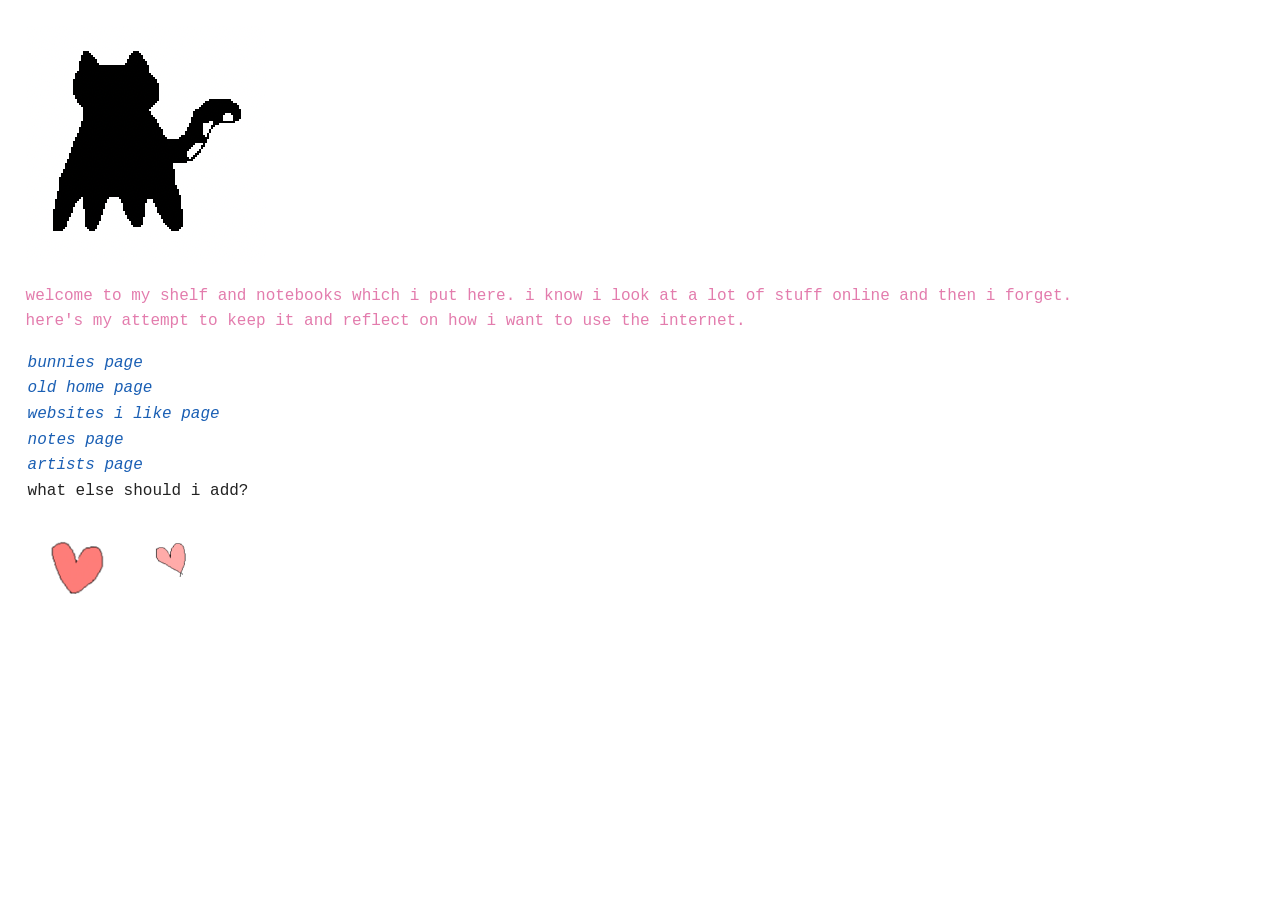
<file: index.html>
<!DOCTYPE html>
<html>
	<head>
		<meta charset="UTF-8">
		<title>edenoctocat</title>
  		<link rel="stylesheet" href="/assets/css/style.css">
		<link rel="icon" type="image/x-icon" href="/favicon.ico">
	</head>
	<body>
		<div id="homepage">
			<img src="/assets/images/octocat-2.png">
		
			<p class="pink-text">
				welcome to my shelf and notebooks which i put here. i know i look at a lot of stuff online and then i forget. <br>
				here's my attempt to keep it and reflect on how i want to use the internet.
			</p>

			<div>
				<p class="linkpage">
					<a href="/bunnies/">bunnies page</a><br>
					<a href="/old-home/">old home page</a><br>
					<a href="/websites-i-like/">websites i like page</a><br>
					<a href="/notes/">notes page</a><br>
					<a href="/art-artists/">artists page</a><br>
					what else should i add?<br>

				</p>
			</div>

			<div>
				<a href="/my-stuff/"><img src="/assets/images/heart-2.png" style="width: 10vh; display: inline-block;"></a>
				<img src="/assets/images/heart-1.png" style="width: 10vh; display: inline-block;">
			</div>
			
		</div>
	
		

	</body>
</html>
</file>
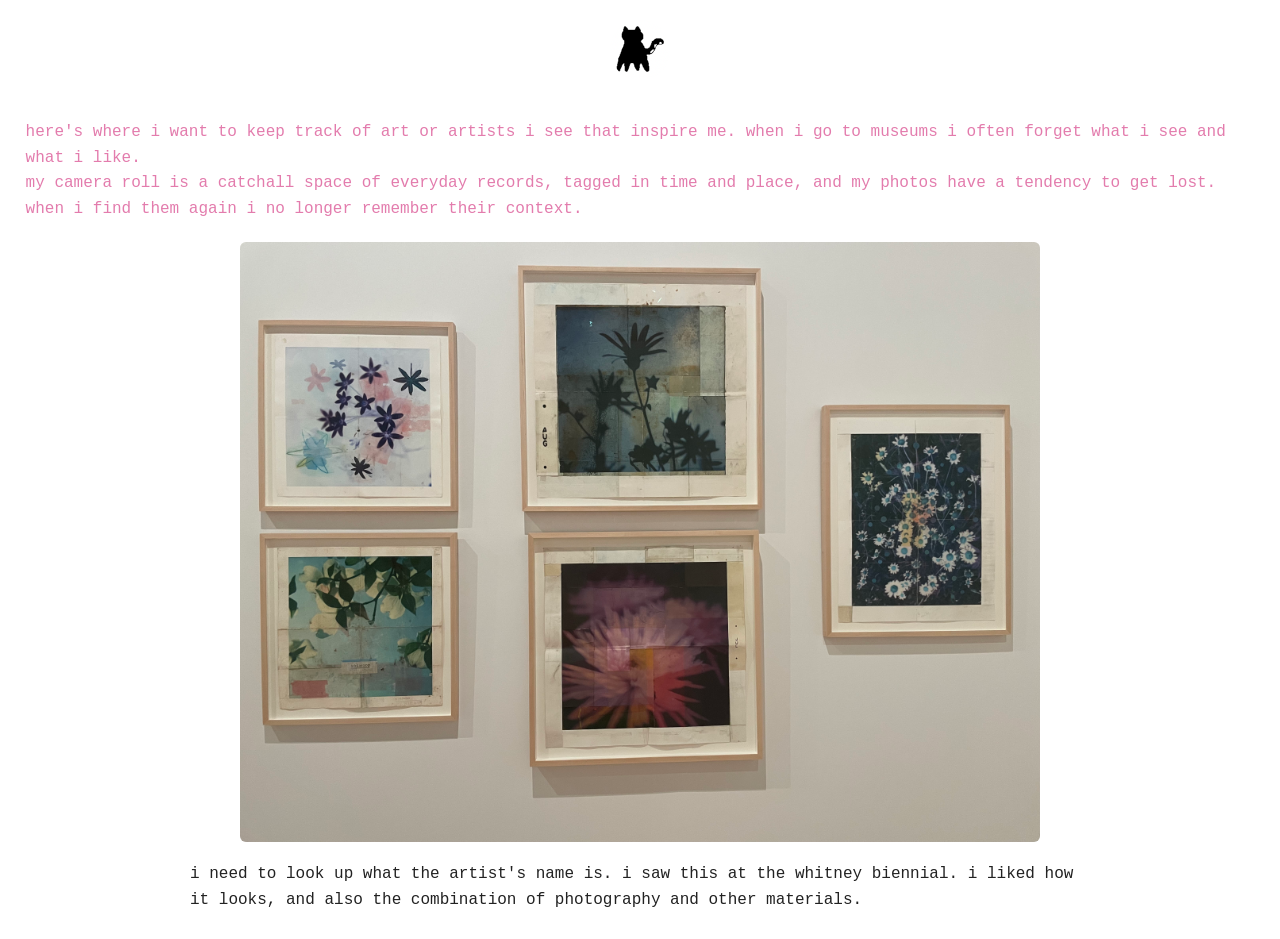
<file: art-artists/index.html>
<!DOCTYPE html>
<html>
    <head>
		<meta charset="UTF-8">
		<title>websites i like</title>
  		<link rel="stylesheet" href="/assets/css/style.css">
	</head>

    <body>
        <div class="badge">
            <a href="/">
                <img src="/assets/images/octocat-2.png" alt="home">
            </a>
        </div>

        <div class="subpage">
            <p class="pink-text">
                here's where i want to keep track of art or artists i see that inspire me. 
                when i go to museums i often forget what i see and what i like. 
                <br>my camera roll is a catchall space of everyday records, 
                tagged in time and place, and my photos have a tendency to get lost.
                <br>when i find them again i no longer remember their context.
            </p>
            <div class="center-col">
                <img src="/assets/images/biennial.jpeg" styles="width: 40%;">
                <p>i need to look up what the artist's name is. i saw this at the whitney biennial. i liked how it looks,
                and also the combination of photography and other materials.</p>
            </div>
            
        </div>

</body>
</html>
</file>
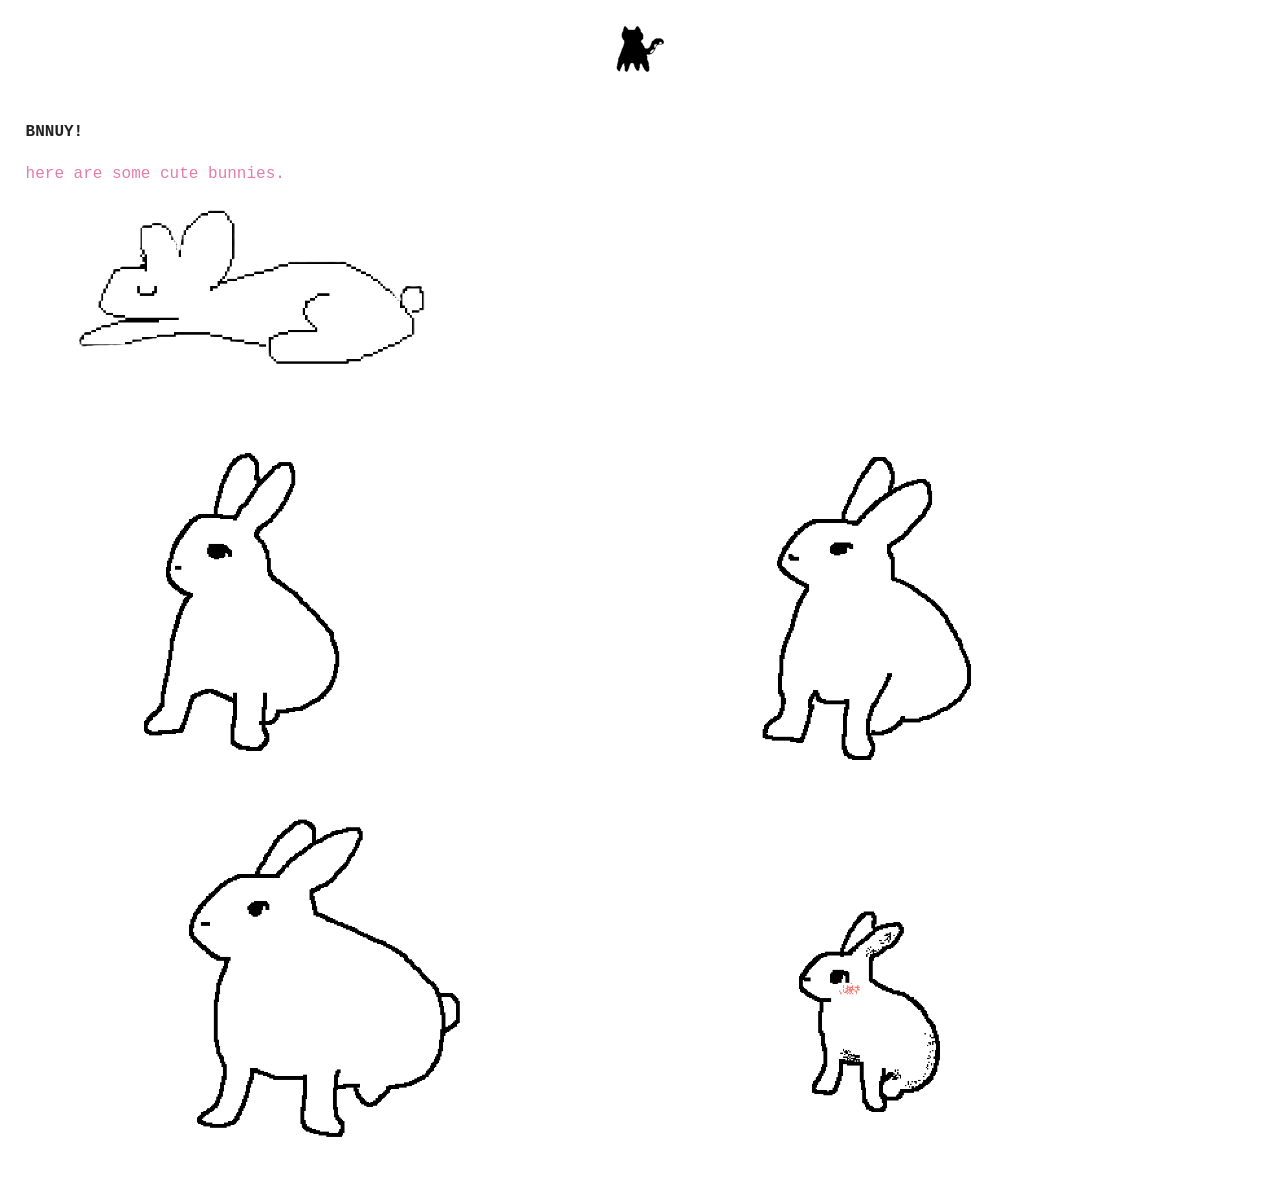
<file: bunnies/index.html>
<!DOCTYPE html>
<html>
    <head>
		<meta charset="UTF-8">
		<title>bunnies</title>
  		<link rel="stylesheet" href="/assets/css/style.css">
	</head>

    <body>
        <div class="badge">
            <a href="/">
                <img src="/assets/images/octocat-2.png" alt="home">
            </a>
        </div>

        <div class="subpage">
            <p><b>BNNUY!</b></p>
            <p class="pink-text">here are some cute bunnies.</p>
            <img src="/assets/images/bunny-sleeping.png" style="width: 50vh;">
            <img src="/assets/images/bunnies-4.png" alt="4 bunnies here" style="width: 80vw;">
        </div>

</body>
</html>
</file>
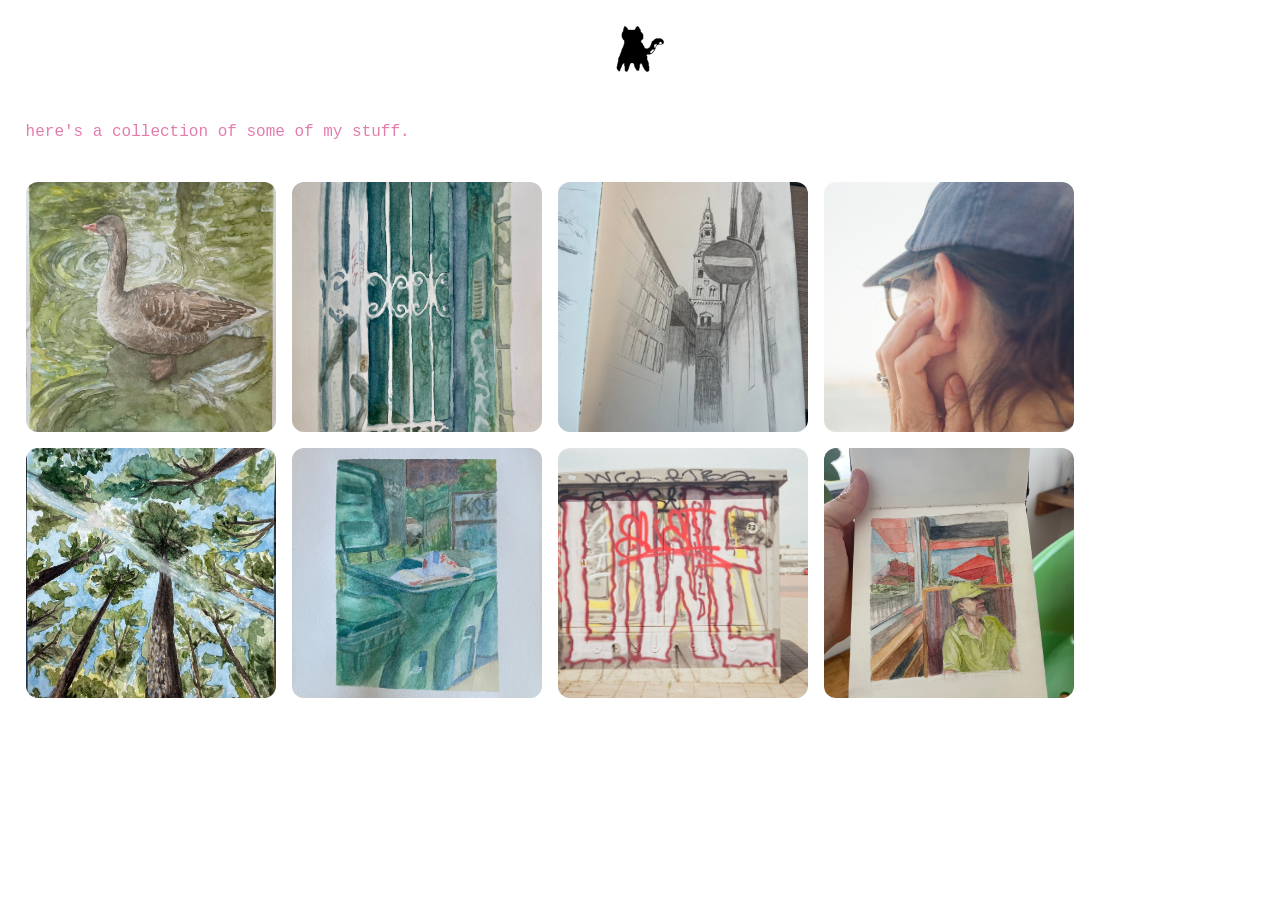
<file: my-stuff/index.html>
<!DOCTYPE html>
<html>
    <head>
		<meta charset="UTF-8">
		<title>my stuff</title>
  		<link rel="stylesheet" href="/assets/css/style.css">
	</head>

    <body>
        <div class="badge">
            <a href="/">
                <img src="/assets/images/octocat-2.png" alt="home">
            </a>
        </div>

        <div class="subpage">
            <p class="pink-text">
                here's a collection of some of my stuff.
            </p>
            
            <div class="img-gallery">
                <div class="gallery-item" id="ducky">
                    <img src="/assets/images/my-stuff/ducky.jpeg">
                    <div class="info-content">
                        <p>this is a goose in hamburg. watercolor.</p>
                    </div>
                </div>
                <div class="gallery-item">
                    <img src="/assets/images/my-stuff/curly-grate.jpeg">
                    <div class="info-content">        
                        <p>this is in hamburg. watercolor on paper.</p>
                    </div>
                </div>
                <div class="gallery-item">
                    <img src="/assets/images/my-stuff/copenhagen.jpeg">
                    <div class="info-content">        
                        <p>this is in copenhagen. pencil on paper.</p>
                    </div>
                </div>
                <div class="gallery-item" id="double-ring">
                    <img src="/assets/images/my-stuff/double-ring.jpg">
                    <div class="info-content">        
                        <p>my mom wears two rings--one is her wedding ring, and the other is a 
                            tinted glass 'aquamarine' birthstone which was originally given to me. 35mm color 200.</p>
                    </div>
                </div>
                <div class="gallery-item">
                    <img src="/assets/images/my-stuff/north-carolina-pines.jpeg">
                    <div class="info-content">        
                        <p>these are pines in north carolina. the state tree is the loblolly pine. watercolor.</p>
                    </div>
                </div>
                <div class="gallery-item">
                    <img src="/assets/images/my-stuff/wonder-bread.jpeg">
                    <div class="info-content">
                        <p>the wonder bread is in the trash (through the eyes of corita kent). watercolor.</p>
                    </div>
                </div>
                <div class="gallery-item">
                    <img src="/assets/images/my-stuff/graffiti.jpg">
                    <div class="info-content">        
                        <p>i liked the way the graffiti looked. 35mm color 200.</p>
                    </div>
                </div>
                <div class="gallery-item">
                    <img src="/assets/images/my-stuff/dad-bruegers.jpeg">
                    <div class="info-content">        
                        <p>my dad sitting in brueger's bagels. i like how the light reflects in watercolor.</p>
                    </div>
                </div>   
                
                <div id="myModal" class="modal">
                    <span class="close-button">&times;</span>
                    <img class="modal-content" id="img01">
                    <div id="caption"></div>
                </div>

            </div>
            
        </div>

        <script>
            // Get the modal
            var modal = document.getElementById('myModal');

            // Get the <span> element that closes the modal
            var span = document.getElementsByClassName("close-button")[0];

            // When the user clicks on <span> (x), close the modal
            span.onclick = function() { 
                modal.style.display = "none";
            }

            // Get all images and insert the clicked image inside the modal
            // Get the content of the image description and insert it inside the modal image caption
            var images = document.getElementsByTagName('img');
            var modalImg = document.getElementById("img01");
            var captionText = document.getElementById("caption");

            var i;
            for (i = 0; i < images.length; i++) {
                images[i].onclick = function(){
                    modal.style.display = "block";
                    modalImg.src = this.src;
                    captionText.innerHTML = this.nextElementSibling.innerHTML;
                }
            }
        </script>

</body>
</html>
</file>
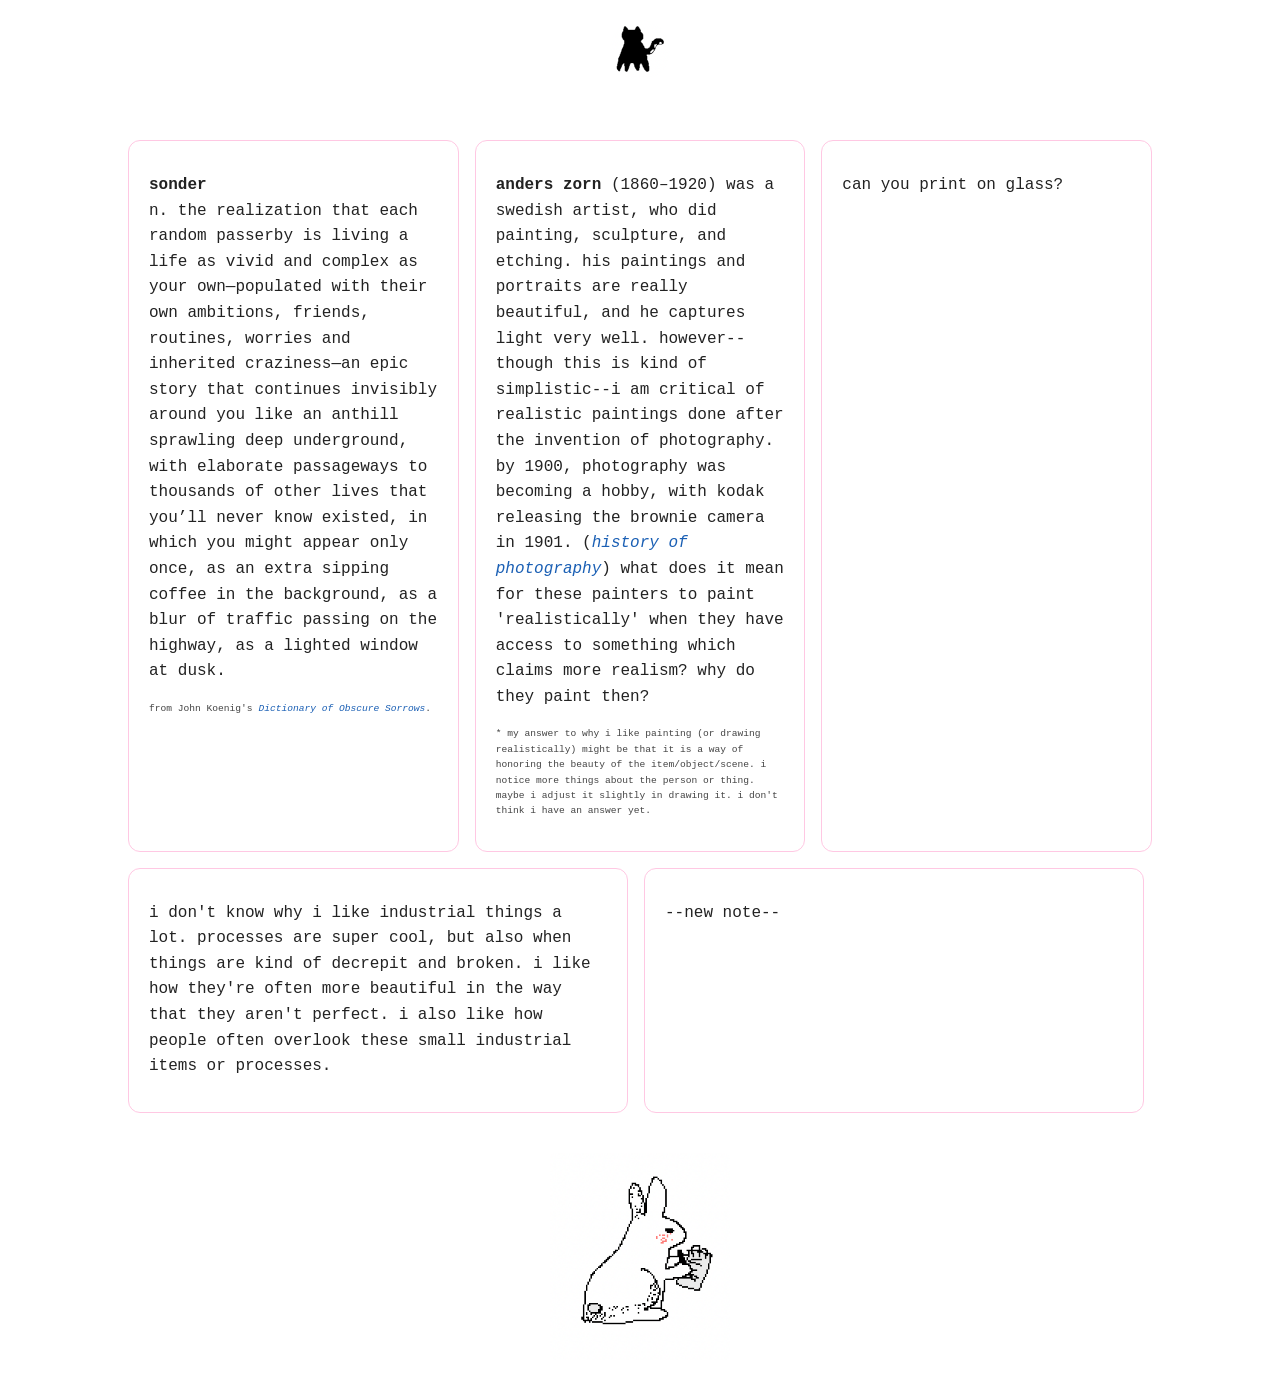
<file: notes/index.html>
<!DOCTYPE html>
<html>
    <head>
		<meta charset="UTF-8">
		<title>notes</title>
  		<link rel="stylesheet" href="/assets/css/style.css">
	</head>

    <body>
        <div class="badge">
            <a href="/">
                <img src="/assets/images/octocat-2.png" alt="home">
            </a>
        </div>

        <div class="notespage">

        <div class="notes-grid">
            <div class="note-box">
                <p>
                    <b>sonder</b>
                    <br>
                    n. the realization that each random passerby is living a life as vivid and 
                    complex as your own—populated with their own ambitions, friends, routines, worries and inherited craziness—an 
                    epic story that continues invisibly around you like an anthill sprawling deep underground, with elaborate 
                    passageways to thousands of other lives that you’ll never know existed, in which you might appear only once, 
                    as an extra sipping coffee in the background, as a blur of traffic passing on the highway, as a lighted window 
                    at dusk.
                    <p class="small-text">
                        from John Koenig's <a href="https://dictionaryofobscuresorrows.com/post/23536922667/sonder">Dictionary of Obscure Sorrows</a>.
                    </p>
                </p>
            </div>

            <div class="note-box">
                <p>
                    <b>anders zorn</b> (1860–1920) was a swedish artist, who did painting, sculpture, and etching.
                    his paintings and portraits are really beautiful, and he captures light very well. however--though
                    this is kind of simplistic--i am critical of realistic paintings done after the invention of 
                    photography. by 1900, photography was becoming a hobby, with kodak releasing the brownie camera in 1901. 
                    (<a href="https://en.wikipedia.org/wiki/History_of_photography">history of photography</a>) what does it mean 
                    for these painters to paint 'realistically' when they have access to something which claims more 
                    realism? why do they paint then? 
                    <p class="small-text">
                        * my answer to why i like painting (or drawing realistically) might be that it is a way of 
                        honoring the beauty of the item/object/scene. i notice more things about the person or thing. 
                        maybe i adjust it slightly in drawing it. i don't think i have an answer yet.
                    </p>

                </p>
            </div>

            <div class="note-box">
                <p>
                    can you print on glass?
                </p>
            </div>

            <div class="note-box">
                <p>
                    i don't know why i like industrial things a lot. processes are super cool, but also 
                    when things are kind of decrepit and broken. i like how they're often more beautiful in 
                    the way that they aren't perfect. i also like how people often overlook these small industrial 
                    items or processes. 
                </p>
            </div>

            <div class="note-box">
                <p>
                    --new note--
                </p>
            </div>
        </div>

        <div class="img-container">
            <img src="/assets/images/notes-bunny.png" style="width:20vh;">
        </div>
        
        </div>

</body>
</html>
</file>
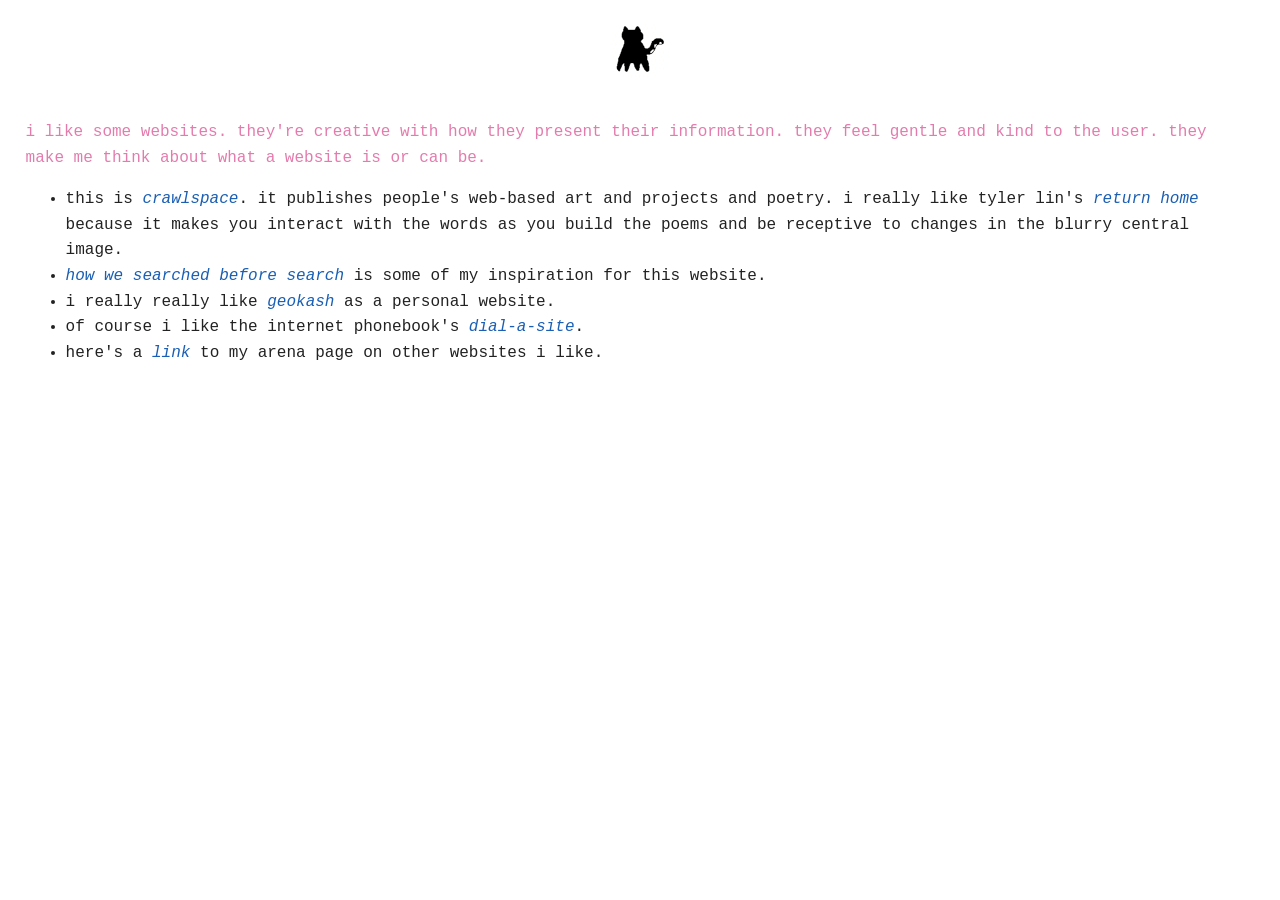
<file: websites-i-like/index.html>
<!DOCTYPE html>
<html>
    <head>
		<meta charset="UTF-8">
		<title>websites i like</title>
  		<link rel="stylesheet" href="/assets/css/style.css">
	</head>

    <body>
        <div class="badge">
            <a href="/">
                <img src="/assets/images/octocat-2.png" alt="home">
            </a>
        </div>

        <div class="subpage">
            <p class="pink-text">i like some websites.  
                they're creative with how they present their information. 
                they feel gentle and kind to the user. they make me think about 
                what a website is or can be.
            </p>
            <ul>
                <li>this is <a href="https://crawlspace.cool/">crawlspace</a>. it publishes people's
                web-based art and projects and poetry. i really like tyler lin's <a href="https://crawlspace.cool/return-home">
                    return home</a> because it makes you interact with the words as you build the poems and be receptive
                    to changes in the blurry central image. 
                </li>
                <li><a href="https://thehistoryoftheweb.com/how-we-searched-before-search/">how we searched before search</a> 
                is some of my inspiration for this website.
                </li>
                <li>i really really like <a href="https://geokash.com">geokash</a> as a personal website.
                </li>
                <li>of course i like the internet phonebook's <a href="https://internetphonebook.net/#dial-a-site">dial-a-site</a>.
                </li>
                <li>here's a <a href="https://www.are.na/eden-reinfurt/i-your-website">link</a> to my arena page on other websites i like.
                </li>
            </ul>
            
        </div>

</body>
</html>
</file>
<file: assets/css/style.css>
/* general */

* {
  box-sizing: border-box;
}
 
body {
  margin: 0;
  font-family: Courier New;
  line-height: 1.6;
  color: #222;
  background-color: #ffffff;
}
 

/* layout */

.container {
  max-width: 800px;
  margin: 0 auto;
  padding: 0 20px;
  display: flex;
}
 
/* headings */

h1, h2, h3, h4 {
  line-height: 1.25;
  margin-top: 1.5em;
  margin-bottom: 0.5em;
}
 
h1 {
  font-size: 2.2rem;
}
 
h2 {
  font-size: 1.6rem;
}
 
h3 {
  font-size: 1.3rem;
}
 
/* links */

a {
  color: #1a5fb4;
  text-decoration: none;
  font-style: italic;
}
 
a:hover {
  text-decoration: underline;
}

.linkpage {
  margin: 2px;
} 

/* images */

img {
  max-width: 100%;
  height: auto;
  display: block;
  border-radius: 6px;
  margin: 20px 0;
}

.img-container {
  display: flex;
  justify-content: center;
}

.img-gallery {
  display: flex;
  flex-wrap: wrap;
  gap: 16px;
  padding: 20px 0;
}

.gallery-item {
  flex: 0 1 250px;
  max-width: 350px;
  border-radius: 12px;
  overflow: hidden;
  /* border: 1px solid #ddd; */
}

.gallery-item img {
  width: 100%;
  height: 250px;
  object-fit: cover;   /* crops to fill the box without distorting */
  display: block;
  margin: 0;           /* override the base stylesheet's img margin */
  border-radius: 0;    /* the rounding comes from .gallery-item instead */
}

.gallery-item:hover {
  cursor: help;
}

.info-box {
  display: none; /* Hidden by default */
  position: fixed; /* Stay in place */
  z-index: 1; /* Sit on top */
  padding-top: 100px; /* Location of the box */
  left: 0;
  top: 0;
  width: 100%; /* Full width */
  height: 100%; /* Full height */
  overflow: auto; /* Enable scroll if needed */
}

/* The Modal (background) */
.modal {
  display: none; /* Hidden by default */
  position: fixed; /* Stay in place */
  z-index: 1; /* Sit on top */
  padding-top: 100px; /* Location of the box */
  left: 0;
  top: 0;
  width: 100%; /* Full width */
  height: 100%; /* Full height */
  overflow: auto; /* Enable scroll if needed */
  background-color: rgb(0,0,0); /* Fallback color */
  background-color: rgba(0,0,0,0.9); /* Black w/ opacity */
}

/* Modal Content (image) */
.modal-content {
  margin: auto;
  display: block;
  height: auto;
  width: auto;
  max-width: 700px;
}

/* Caption of Modal Image */
#caption {
  margin: auto;
  display: block;
  width: 80%;
  max-width: 700px;
  text-align: left;
  color: #ccc;
  padding: 10px 0;
  height: 150px;
}

/* box content */
.info-content {
  /* background-color: #fefefe; */
  display: none;
  /* margin: auto;
  padding: 20px;
  border: 1px solid #888;
  width: 80%; */
}

/* close button */
.close-button {
  font-size: 28px;
  position: absolute;
  top: 15px;
  right: 35px;
  color: #f1f1f1;
  transition: 0.3s;
}

.close-button:hover,
.close-button:focus {
  text-decoration: underline;
  cursor: cell;
}

/* question box */

.question-opener {
  cursor: help;
  color: rgb(178, 139, 223);
}

.question-box {
  display: none;
  position: absolute;
  width: 100px;
  height: 100px;
  background-color: #3b82f6;
  border-radius: 8px;
  box-shadow: 0 4px 6px rgba(0, 0, 0, 0.1);
  pointer-events: none; /* prevents the box from blocking future clicks */
  transform: translate(-50%, -50%);
}

.question-box-info {
  display: none;
  margin: auto;
  /* width: 80%;
  max-width: 700px; */
  text-align: left;
  color: #ccc;
  padding: 10px 0;
  height: 150px;
}

/* nav */

nav {
  padding: 20px 0;
  margin-bottom: 30px;
  cursor: cell;
}
 
nav a {
  margin-right: 20px;
  font-weight: 500;
  color: #222;
}
 
nav a:hover {
  color: #1a5fb4;
  text-decoration: underline;
}

.side-nav-trigger {
  position: fixed;
  top: 8%;
  right: 2%;
  transform: translateY(-50%);
  z-index: 1000;
  display: flex;
  align-items: center;
}

.side-nav-icon {
  background-color: #82b0ff;
  color: #fff;
  width: 50px;
  height: 50px;
  display: flex;
  align-items: center;
  justify-content: center;
  border-radius: 6px;
  font-size: 1.2rem;
  cursor: cell;
}

.side-nav-panel {
  display: flex;
  flex-direction: column;
  background-color: #fff;
  border: none;
  padding: 10px 0;

  /* hidden by default: pushed off to the right */
  max-width: 0;
  overflow: hidden;
  white-space: nowrap;
  transition: max-width;
  cursor: cell;
}

.side-nav-panel a {
  padding: 10px 20px;
  color: #222;
  text-decoration: none;
}

.side-nav-panel a:hover {
  background-color: #ffffff;
  color: #1a5fb4;
}

/* reveal on hover of the whole trigger area */
.side-nav-trigger:hover .side-nav-panel {
  max-width: 200px;
}

/* badge */

.badge {
  text-align: center;
  margin: 20px 0 40px;
}

.badge img {
  width: 60px;
  height: 60px;
  margin: 0 auto;
  border-radius: 50%;
}

.badge img:hover {
  cursor: cell;
}

/* text */

.pink-text {
  color: rgb(227, 124, 173);
}

.small-text {
  font-size: 0.6rem;
  color: rgb(68, 68, 68);
}

.center-col {
  max-width: 900px;
  margin-left: auto;
  margin-right: auto;
  width: 100%;
}

.center-col img {
  max-width: 800px;
  margin-left: auto;
  margin-right: auto;
  width: 100%;
}

/* home page */

#homepage {
  margin: 2vw;
  /* padding: 1vw; 
  border: 1px black solid; */
}

/* pages */

.subpage {
  margin: 2vw;
}

.notespage {
  /* display: flex; */
  align-items: center;
  justify-content: center;
  padding: 0 10vw 0 10vw;
}

/* notes */

.notes-grid {
  display: flex;
  justify-content: stretch;
  flex-wrap: wrap;
  gap: 16px;
  padding: 20px 0;
}

.note-box {
  /* border: 1px solid #ddd; */
  border: 1px solid rgb(255, 200, 227);
  border-radius: 12px;
  padding: 16px 20px;
  flex: 1 1 300px;   /* grow, shrink, base width 250px */
  max-width: 500px;  /* keeps boxes from stretching too wide on big screens */
  background-color: #fff;
}

.note-box h3 {
  margin-top: 0;
}
</file>
